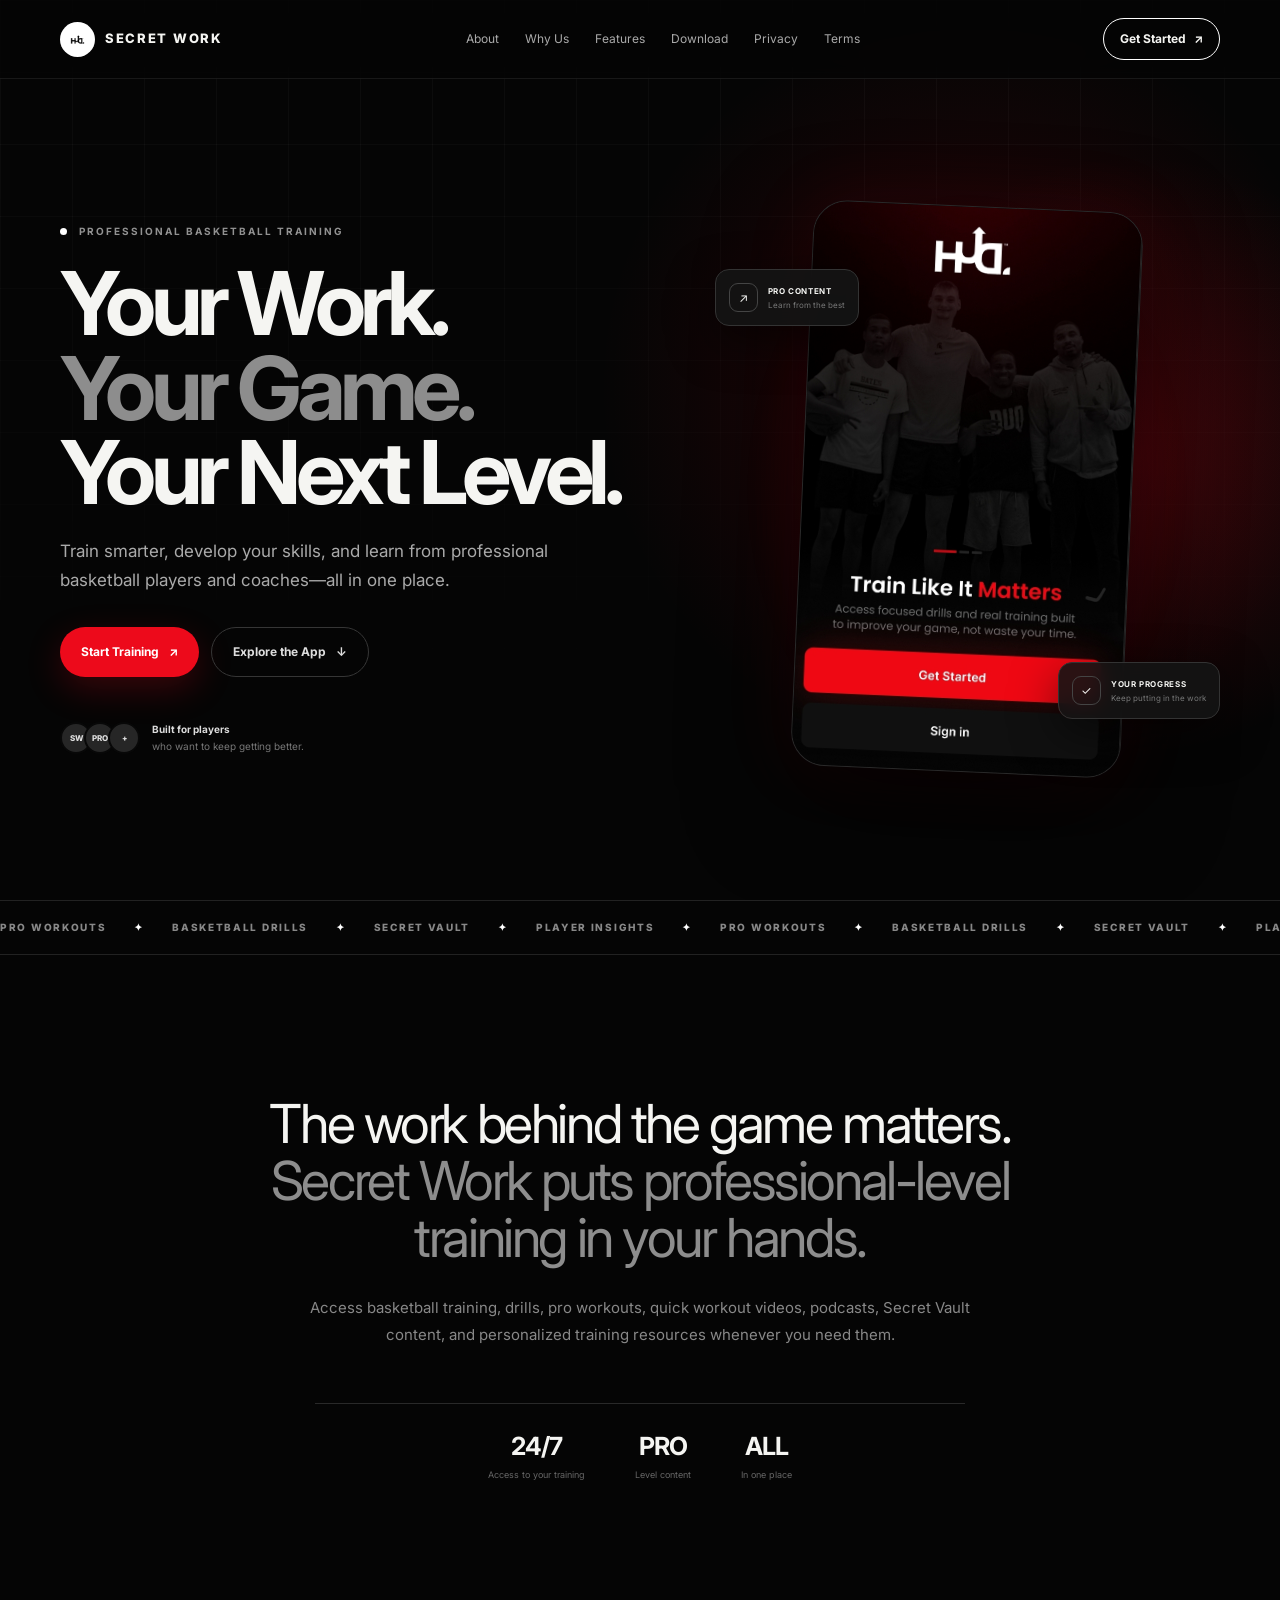
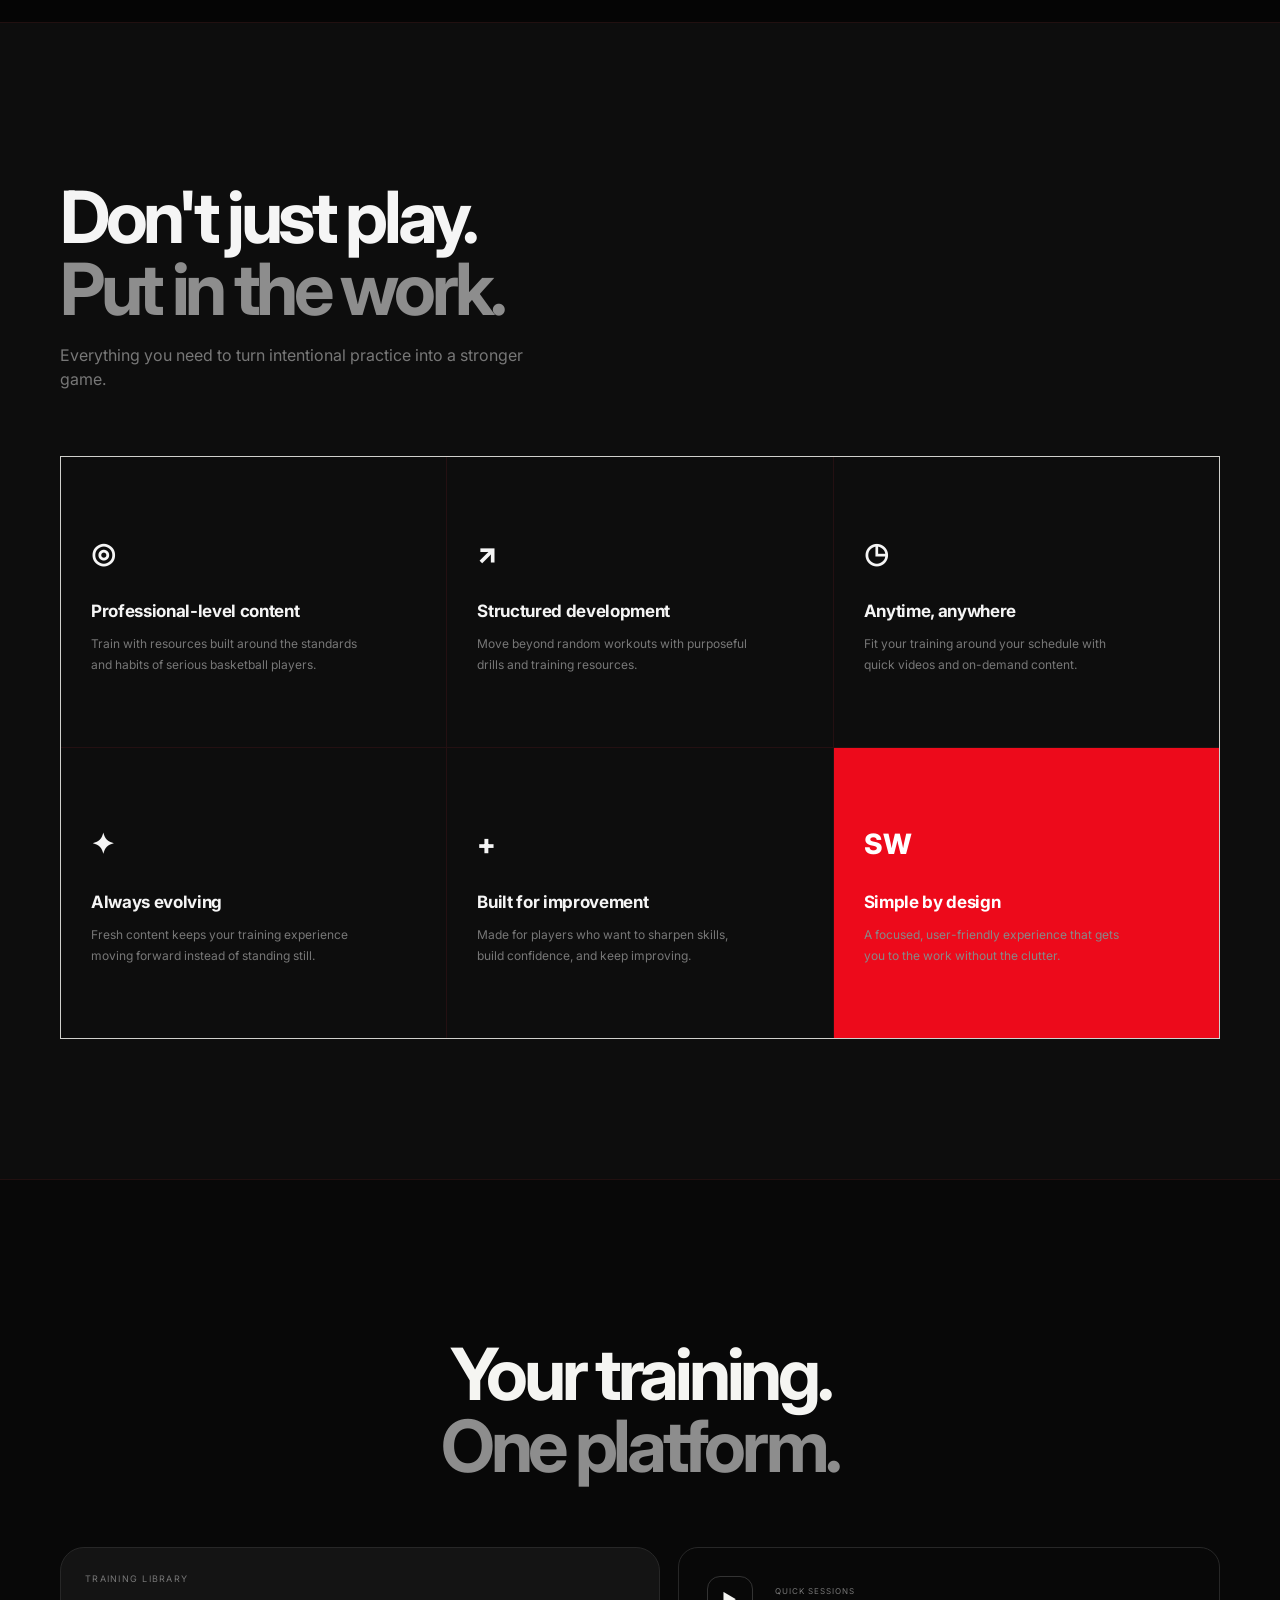
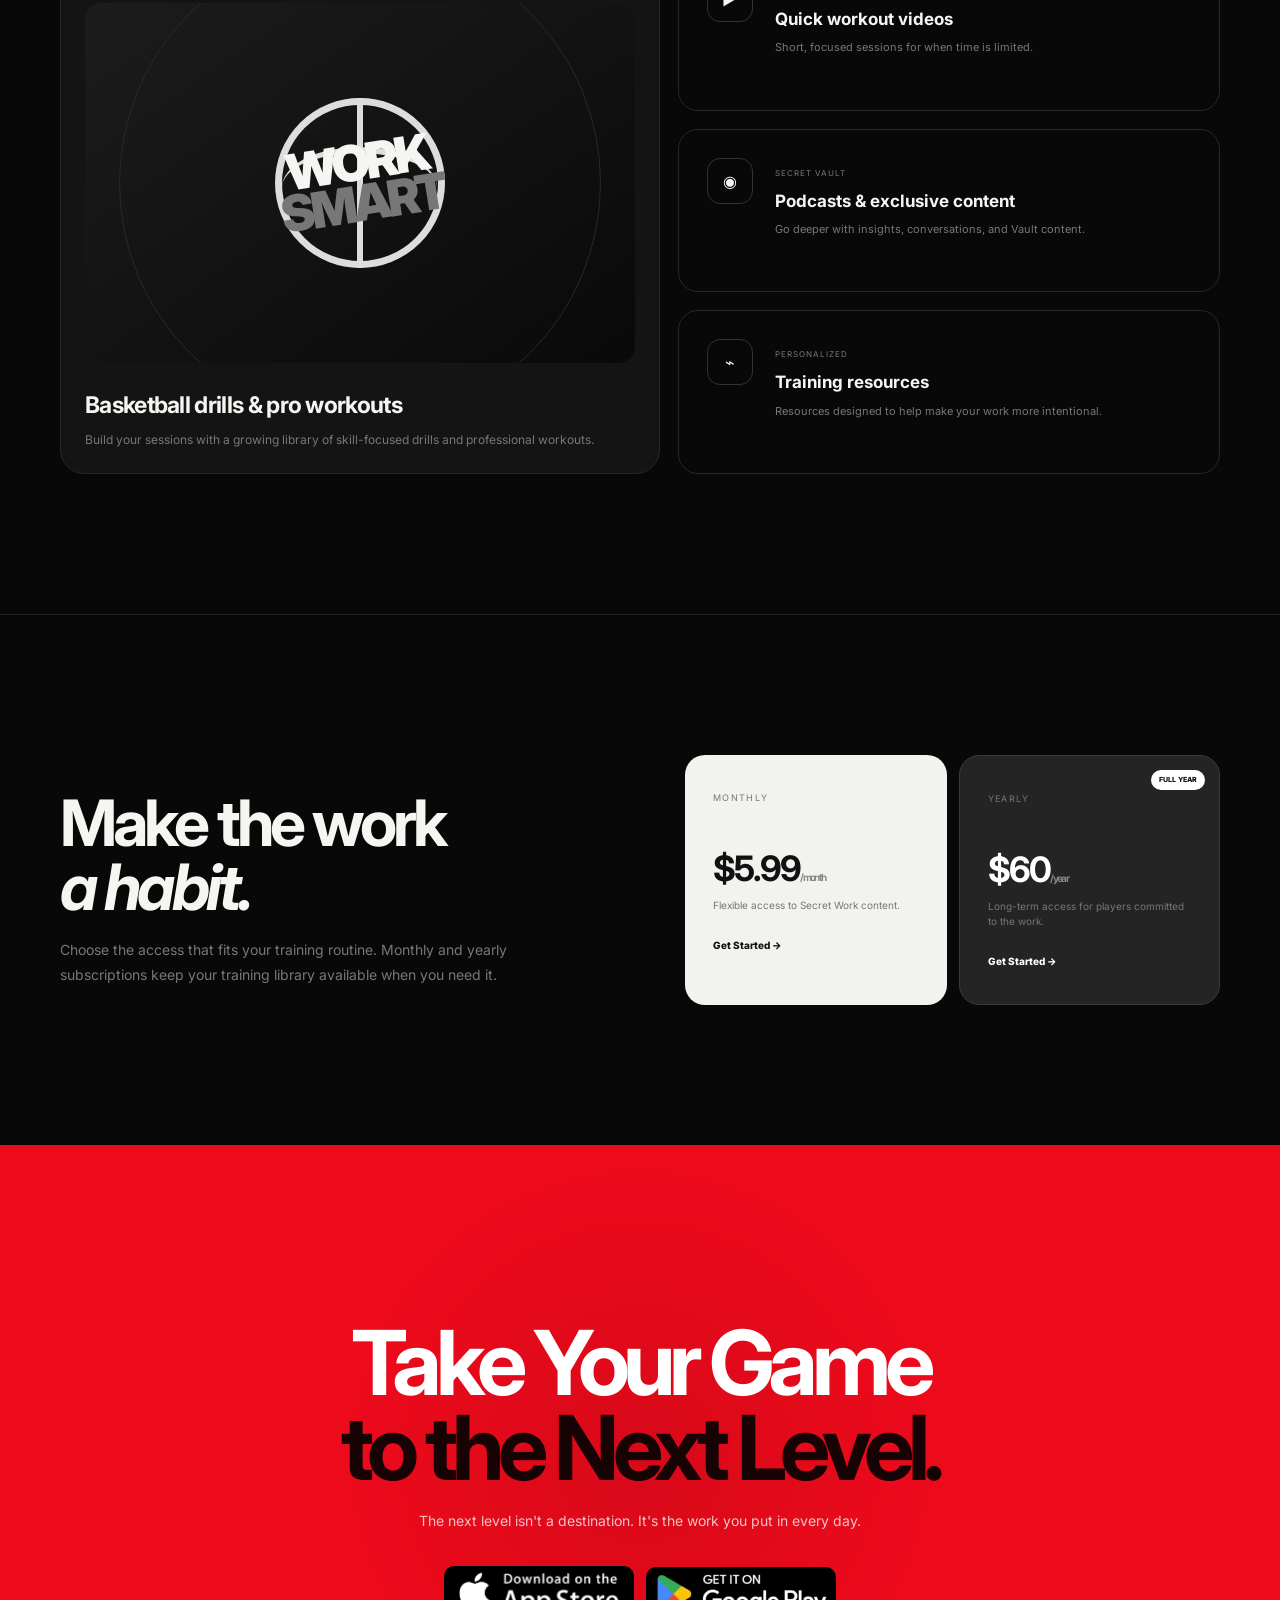
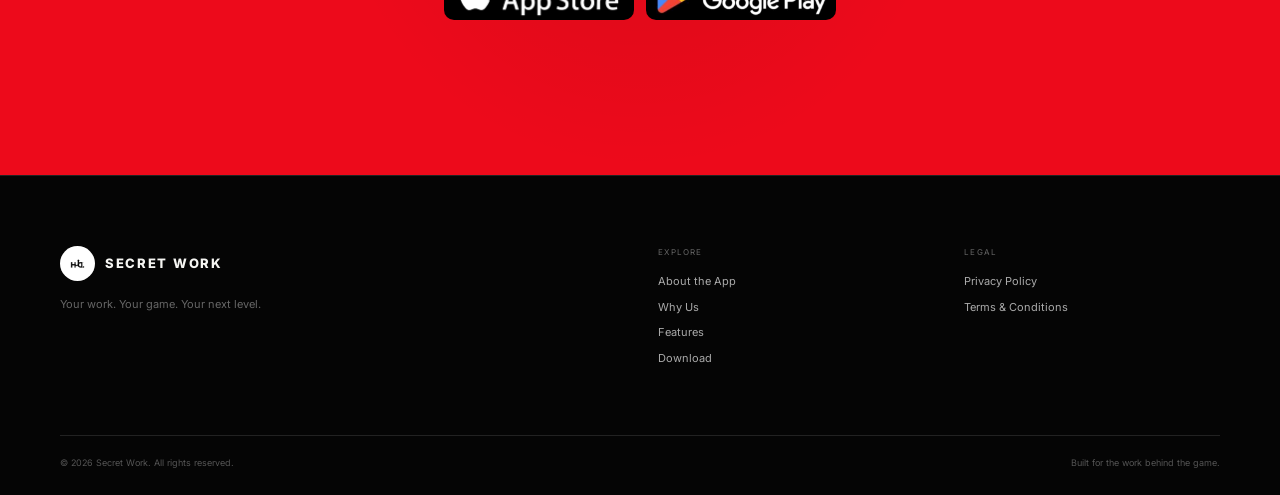
<file: index.html>
<!DOCTYPE html>
<html lang="en">
<head>
  <meta charset="UTF-8" />
  <meta name="viewport" content="width=device-width, initial-scale=1.0" />
  <meta name="description" content="Secret Work — train smarter, develop your skills, and learn from professional basketball players and coaches." />
  <meta name="theme-color" content="#080808" />
  <title>Secret Work — Your Work. Your Game. Your Next Level.</title>
  <link rel="preconnect" href="https://fonts.googleapis.com">
  <link rel="preconnect" href="https://fonts.gstatic.com" crossorigin>
  <link href="https://fonts.googleapis.com/css2?family=Inter:wght@400;500;600;700;800;900&display=swap" rel="stylesheet">
  <link rel="stylesheet" href="styles.css" />
</head>
<body>
  <header class="site-header">
    <div class="container nav">
      <a href="#home" class="brand" aria-label="Secret Work home">
        <img src="assets/secret-work-logo.jpeg" alt="Secret Work logo">
        <span>SECRET WORK</span>
      </a>

      <button class="menu-toggle" aria-label="Open menu" aria-expanded="false">
        <span></span><span></span><span></span>
      </button>

      <nav class="nav-links" aria-label="Main navigation">
        <a href="#about">About</a>
        <a href="#why-us">Why Us</a>
        <a href="#features">Features</a>
        <a href="#download">Download</a>
        <a href="privacy.html">Privacy</a>
        <a href="terms.html">Terms</a>
      </nav>

      <a href="#download" class="nav-cta">Get Started <span>↗</span></a>
    </div>
  </header>

  <main id="home">
    <section class="hero">
      <div class="hero-grid"></div>
      <div class="container hero-inner">
        <div class="hero-copy reveal">
          <div class="eyebrow"><span class="eyebrow-dot"></span> PROFESSIONAL BASKETBALL TRAINING</div>
          <h1>Your Work.<br><em>Your Game.</em><br>Your Next Level.</h1>
          <p class="hero-text">
            Train smarter, develop your skills, and learn from professional basketball
            players and coaches—all in one place.
          </p>
          <div class="hero-actions">
            <a href="#download" class="btn btn-primary">Start Training <span>↗</span></a>
            <a href="#features" class="btn btn-ghost">Explore the App <span>↓</span></a>
          </div>
          <div class="hero-proof">
            <div class="avatars">
              <span>SW</span><span>PRO</span><span>+</span>
            </div>
            <div><strong>Built for players</strong><small>who want to keep getting better.</small></div>
          </div>
        </div>

        <div class="hero-visual reveal delay-1">
          <div class="hero-device-glow"></div>
          <div class="app-preview">
            <img src="assets/secret-work-app-screen.png" alt="Secret Work mobile app preview">
          </div>
          <div class="floating-card float-one"><span class="float-icon">↗</span><div><b>PRO CONTENT</b><small>Learn from the best</small></div></div>
          <div class="floating-card float-two"><span class="float-icon">✓</span><div><b>YOUR PROGRESS</b><small>Keep putting in the work</small></div></div>
        </div>      </div>
    </section>

    <section class="ticker" aria-label="Secret Work benefits">
      <div class="ticker-track">
        <span>PRO WORKOUTS</span><i>✦</i><span>BASKETBALL DRILLS</span><i>✦</i>
        <span>SECRET VAULT</span><i>✦</i><span>PLAYER INSIGHTS</span><i>✦</i>
        <span>PRO WORKOUTS</span><i>✦</i><span>BASKETBALL DRILLS</span><i>✦</i>
        <span>SECRET VAULT</span><i>✦</i><span>PLAYER INSIGHTS</span><i>✦</i>
      </div>
    </section>

    <section class="section about" id="about">
  <div class="container">
    <div class="section-content reveal delay-1 about-centered">
      <p class="big-copy">
        The work behind the game matters.
        <span>Secret Work puts professional-level training in your hands.</span>
      </p>

      <p class="body-copy">
        Access basketball training, drills, pro workouts, quick workout videos,
        podcasts, Secret Vault content, and personalized training resources
        whenever you need them.
      </p>

      <div class="stats">
        <div>
          <strong>24/7</strong>
          <span>Access to your training</span>
        </div>

        <div>
          <strong>PRO</strong>
          <span>Level content</span>
        </div>

        <div>
          <strong>ALL</strong>
          <span>In one place</span>
        </div>
      </div>
    </div>
  </div>
</section>

    <section class="section why" id="why-us">
      <div class="container">
        <div class="section-heading reveal">
          <h2>Don't just play.<br><em>Put in the work.</em></h2>
          <p>Everything you need to turn intentional practice into a stronger game.</p>
        </div>
        <div class="value-grid">
          <article class="value-card reveal"><div class="icon">◎</div><h3>Professional-level content</h3><p>Train with resources built around the standards and habits of serious basketball players.</p></article>
          <article class="value-card reveal delay-1"><div class="icon">↗</div><h3>Structured development</h3><p>Move beyond random workouts with purposeful drills and training resources.</p></article>
          <article class="value-card reveal delay-2"><div class="icon">◷</div><h3>Anytime, anywhere</h3><p>Fit your training around your schedule with quick videos and on-demand content.</p></article>
          <article class="value-card reveal"><div class="icon">✦</div><h3>Always evolving</h3><p>Fresh content keeps your training experience moving forward instead of standing still.</p></article>
          <article class="value-card reveal delay-1"><div class="icon">+</div><h3>Built for improvement</h3><p>Made for players who want to sharpen skills, build confidence, and keep improving.</p></article>
          <article class="value-card featured reveal delay-2"><div class="icon">SW</div><h3>Simple by design</h3><p>A focused, user-friendly experience that gets you to the work without the clutter.</p></article>
        </div>
      </div>
    </section>

    <section class="section features" id="features">
      <div class="container">
        <div class="section-heading centered reveal">
          <h2>Your training.<br><em>One platform.</em></h2>
        </div>
        <div class="feature-showcase">
          <div class="feature-main reveal">
            <div class="feature-top"><span>TRAINING LIBRARY</span></div>
            <div class="feature-art">
              <div class="basketball"></div>
              <div class="art-text">WORK<br><span>SMART</span></div>
            </div>
            <h3>Basketball drills & pro workouts</h3>
            <p>Build your sessions with a growing library of skill-focused drills and professional workouts.</p>
          </div>
          <div class="feature-stack">
            <article class="small-feature reveal delay-1"><div class="small-icon">▶</div><div><span>QUICK SESSIONS</span><h3>Quick workout videos</h3><p>Short, focused sessions for when time is limited.</p></div></article>
            <article class="small-feature reveal delay-2"><div class="small-icon">◉</div><div><span>SECRET VAULT</span><h3>Podcasts & exclusive content</h3><p>Go deeper with insights, conversations, and Vault content.</p></div></article>
            <article class="small-feature reveal delay-3"><div class="small-icon">⌁</div><div><span>PERSONALIZED</span><h3>Training resources</h3><p>Resources designed to help make your work more intentional.</p></div></article>
          </div>
        </div>
      </div>
    </section>

    <section class="section pricing" id="pricing">
      <div class="container pricing-inner">
        <div class="pricing-copy reveal">
          <h2>Make the work<br><em>a habit.</em></h2>
          <p>Choose the access that fits your training routine. Monthly and yearly subscriptions keep your training library available when you need it.</p>
        </div>
        <div class="plans reveal delay-1">
          <div class="plan"><span>MONTHLY</span><strong>$5.99<small>/ month</small></strong><p>Flexible access to Secret Work content.</p><a href="#download">Get Started →</a></div>
          <div class="plan plan-dark"><div class="popular">FULL YEAR</div><span>YEARLY</span><strong>$60<small>/ year</small></strong><p>Long-term access for players committed to the work.</p><a href="#download">Get Started →</a></div>
        </div>
      </div>
    </section>

    <section class="cta" id="download">
      <div class="cta-glow"></div>
      <div class="container cta-inner reveal">
        <h2>Take Your Game<br><em>to the Next Level.</em></h2>
        <p>The next level isn't a destination. It's the work you put in every day.</p>
        <div class="store-buttons">
          <a class="store-btn badge-btn" href="#" aria-label="Download on the App Store">
            <img src="assets/app-store-badge.png" alt="Download on the App Store">
          </a>
          <a class="store-btn badge-btn" href="#" aria-label="Get it on Google Play">
            <img src="assets/google-play-badge.png" alt="Get it on Google Play">
          </a>
        </div>
      </div>
    </section>
  </main>

  <footer class="footer">
    <div class="container footer-grid">
      <div>
        <a href="#home" class="brand footer-brand"><img src="assets/secret-work-logo.jpeg" alt=""> <span>SECRET WORK</span></a>
        <p>Your work. Your game. Your next level.</p>
      </div>
      <div class="footer-links"><span>EXPLORE</span><a href="#about">About the App</a><a href="#why-us">Why Us</a><a href="#features">Features</a><a href="#download">Download</a></div>
      <div class="footer-links"><span>LEGAL</span><a href="privacy.html">Privacy Policy</a><a href="terms.html">Terms & Conditions</a></div>
    </div>
    <div class="container footer-bottom"><span>© <span id="year"></span> Secret Work. All rights reserved.</span><span>Built for the work behind the game.</span></div>
  </footer>

  <script src="script.js"></script>
</body>
</html>
</file>
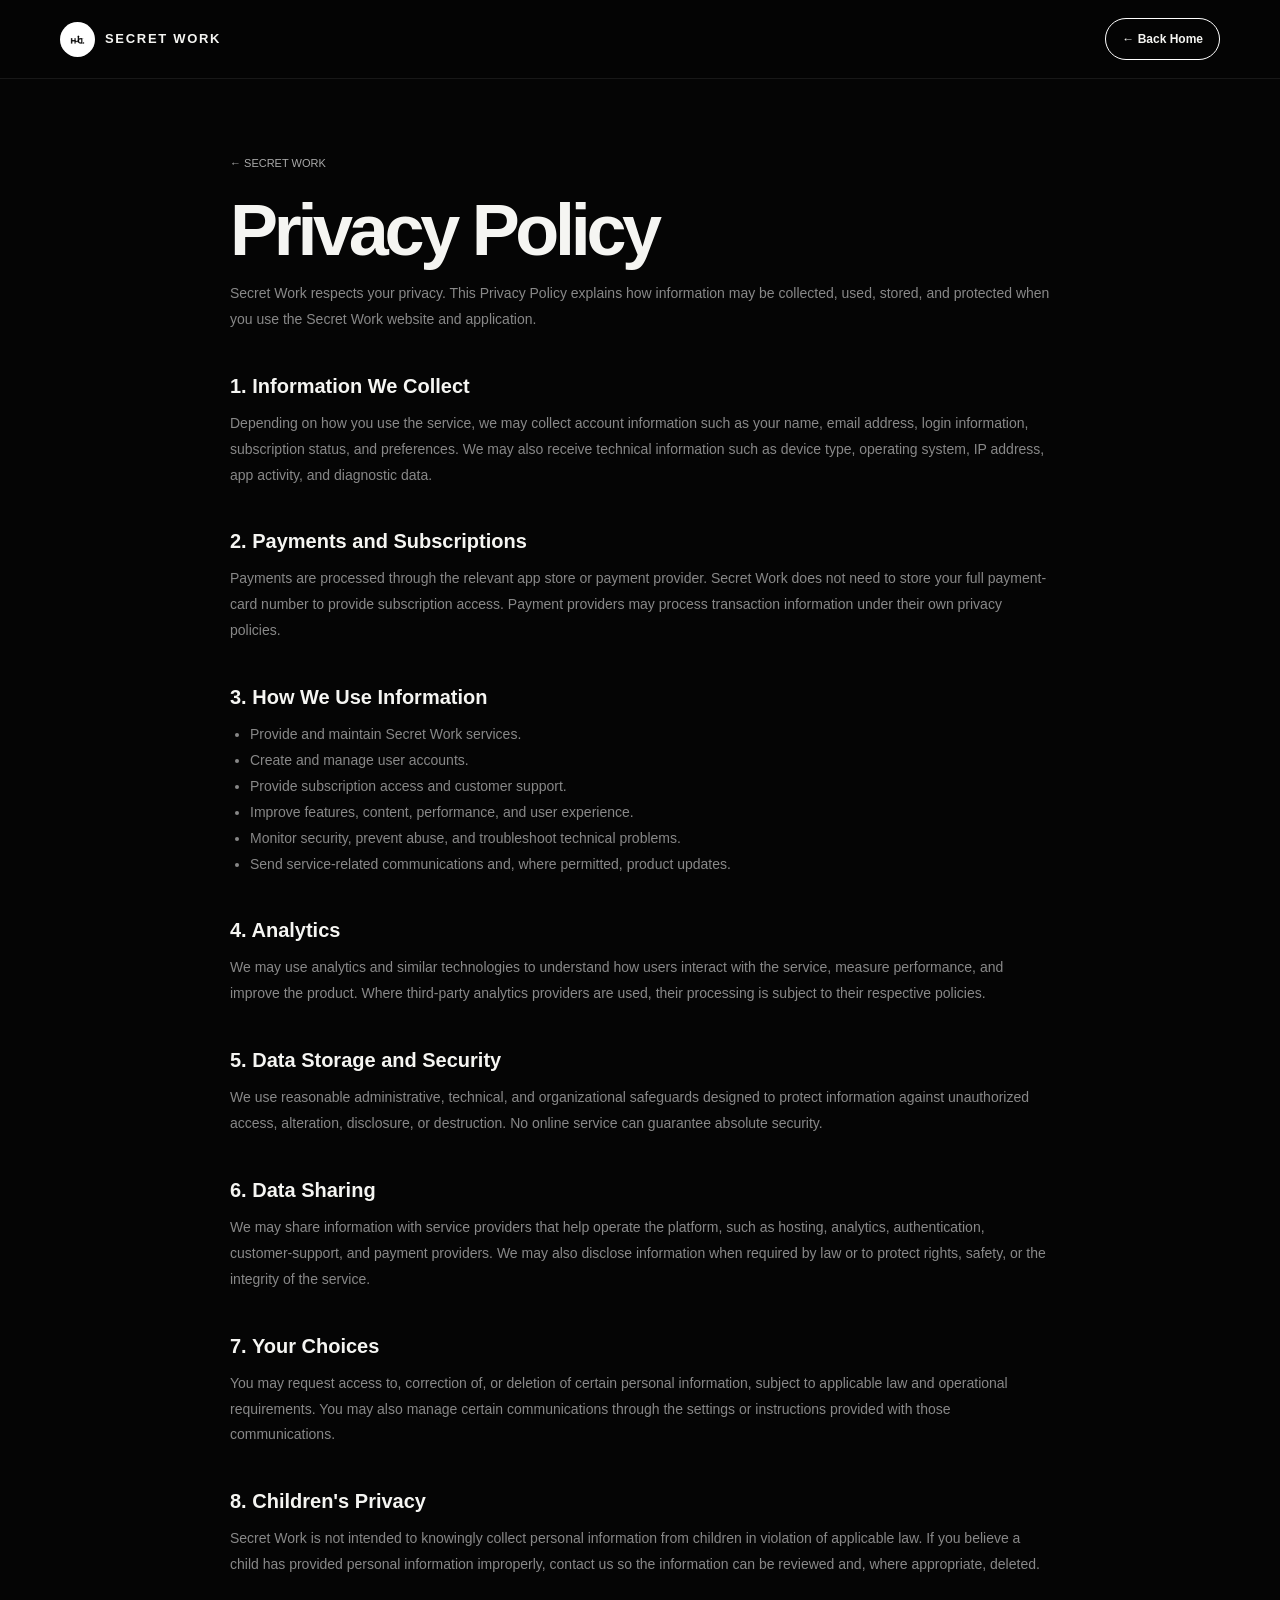
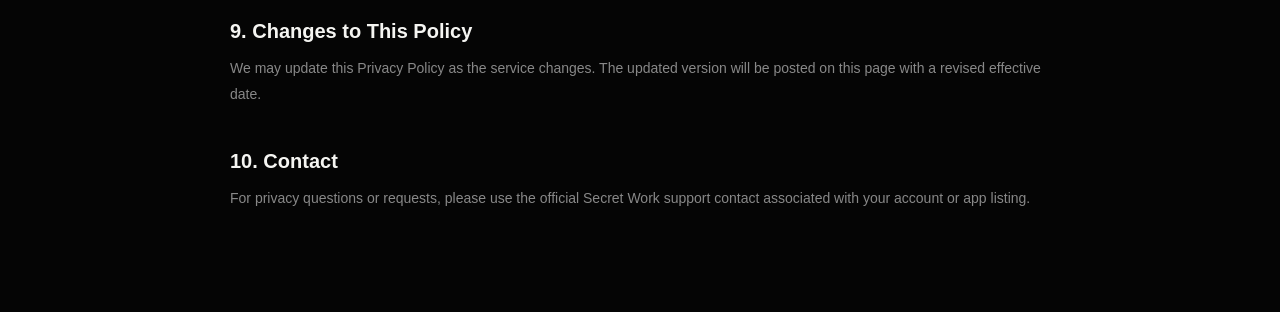
<file: privacy.html>
<!DOCTYPE html>
<html lang="en"><head><meta charset="UTF-8"><meta name="viewport" content="width=device-width,initial-scale=1.0"><title>Privacy Policy — Secret Work</title><link rel="stylesheet" href="styles.css"><style>.legal{padding:150px 0 100px;max-width:820px}.legal h1{font-size:clamp(44px,7vw,72px);line-height:1;letter-spacing:-.06em;margin:20px 0 15px}.legal .updated{color:#666;font-size:11px;margin-bottom:55px}.legal h2{font-size:20px;margin:38px 0 10px}.legal p,.legal li{color:#888;font-size:14px;line-height:1.85}.legal ul{padding-left:20px;margin-top:10px}.back{font-size:11px;color:#aaa}.legal-note{border:1px solid #292929;padding:18px;border-radius:12px;margin-top:30px;color:#777;font-size:12px}</style></head>
<body><header class="site-header"><div class="container nav"><a href="index.html" class="brand"><img src="assets/secret-work-logo.jpeg" alt=""><span>SECRET WORK</span></a><a href="index.html" class="nav-cta">← Back Home</a></div></header>
<main class="container legal"><a class="back" href="index.html">← SECRET WORK</a><h1>Privacy Policy</h1><p 
<p>Secret Work respects your privacy. This Privacy Policy explains how information may be collected, used, stored, and protected when you use the Secret Work website and application.</p>
<h2>1. Information We Collect</h2><p>Depending on how you use the service, we may collect account information such as your name, email address, login information, subscription status, and preferences. We may also receive technical information such as device type, operating system, IP address, app activity, and diagnostic data.</p>
<h2>2. Payments and Subscriptions</h2><p>Payments are processed through the relevant app store or payment provider. Secret Work does not need to store your full payment-card number to provide subscription access. Payment providers may process transaction information under their own privacy policies.</p>
<h2>3. How We Use Information</h2><ul><li>Provide and maintain Secret Work services.</li><li>Create and manage user accounts.</li><li>Provide subscription access and customer support.</li><li>Improve features, content, performance, and user experience.</li><li>Monitor security, prevent abuse, and troubleshoot technical problems.</li><li>Send service-related communications and, where permitted, product updates.</li></ul>
<h2>4. Analytics</h2><p>We may use analytics and similar technologies to understand how users interact with the service, measure performance, and improve the product. Where third-party analytics providers are used, their processing is subject to their respective policies.</p>
<h2>5. Data Storage and Security</h2><p>We use reasonable administrative, technical, and organizational safeguards designed to protect information against unauthorized access, alteration, disclosure, or destruction. No online service can guarantee absolute security.</p>
<h2>6. Data Sharing</h2><p>We may share information with service providers that help operate the platform, such as hosting, analytics, authentication, customer-support, and payment providers. We may also disclose information when required by law or to protect rights, safety, or the integrity of the service.</p>
<h2>7. Your Choices</h2><p>You may request access to, correction of, or deletion of certain personal information, subject to applicable law and operational requirements. You may also manage certain communications through the settings or instructions provided with those communications.</p>
<h2>8. Children's Privacy</h2><p>Secret Work is not intended to knowingly collect personal information from children in violation of applicable law. If you believe a child has provided personal information improperly, contact us so the information can be reviewed and, where appropriate, deleted.</p>
<h2>9. Changes to This Policy</h2><p>We may update this Privacy Policy as the service changes. The updated version will be posted on this page with a revised effective date.</p>
<h2>10. Contact</h2><p>For privacy questions or requests, please use the official Secret Work support contact associated with your account or app listing.</p>
</file>
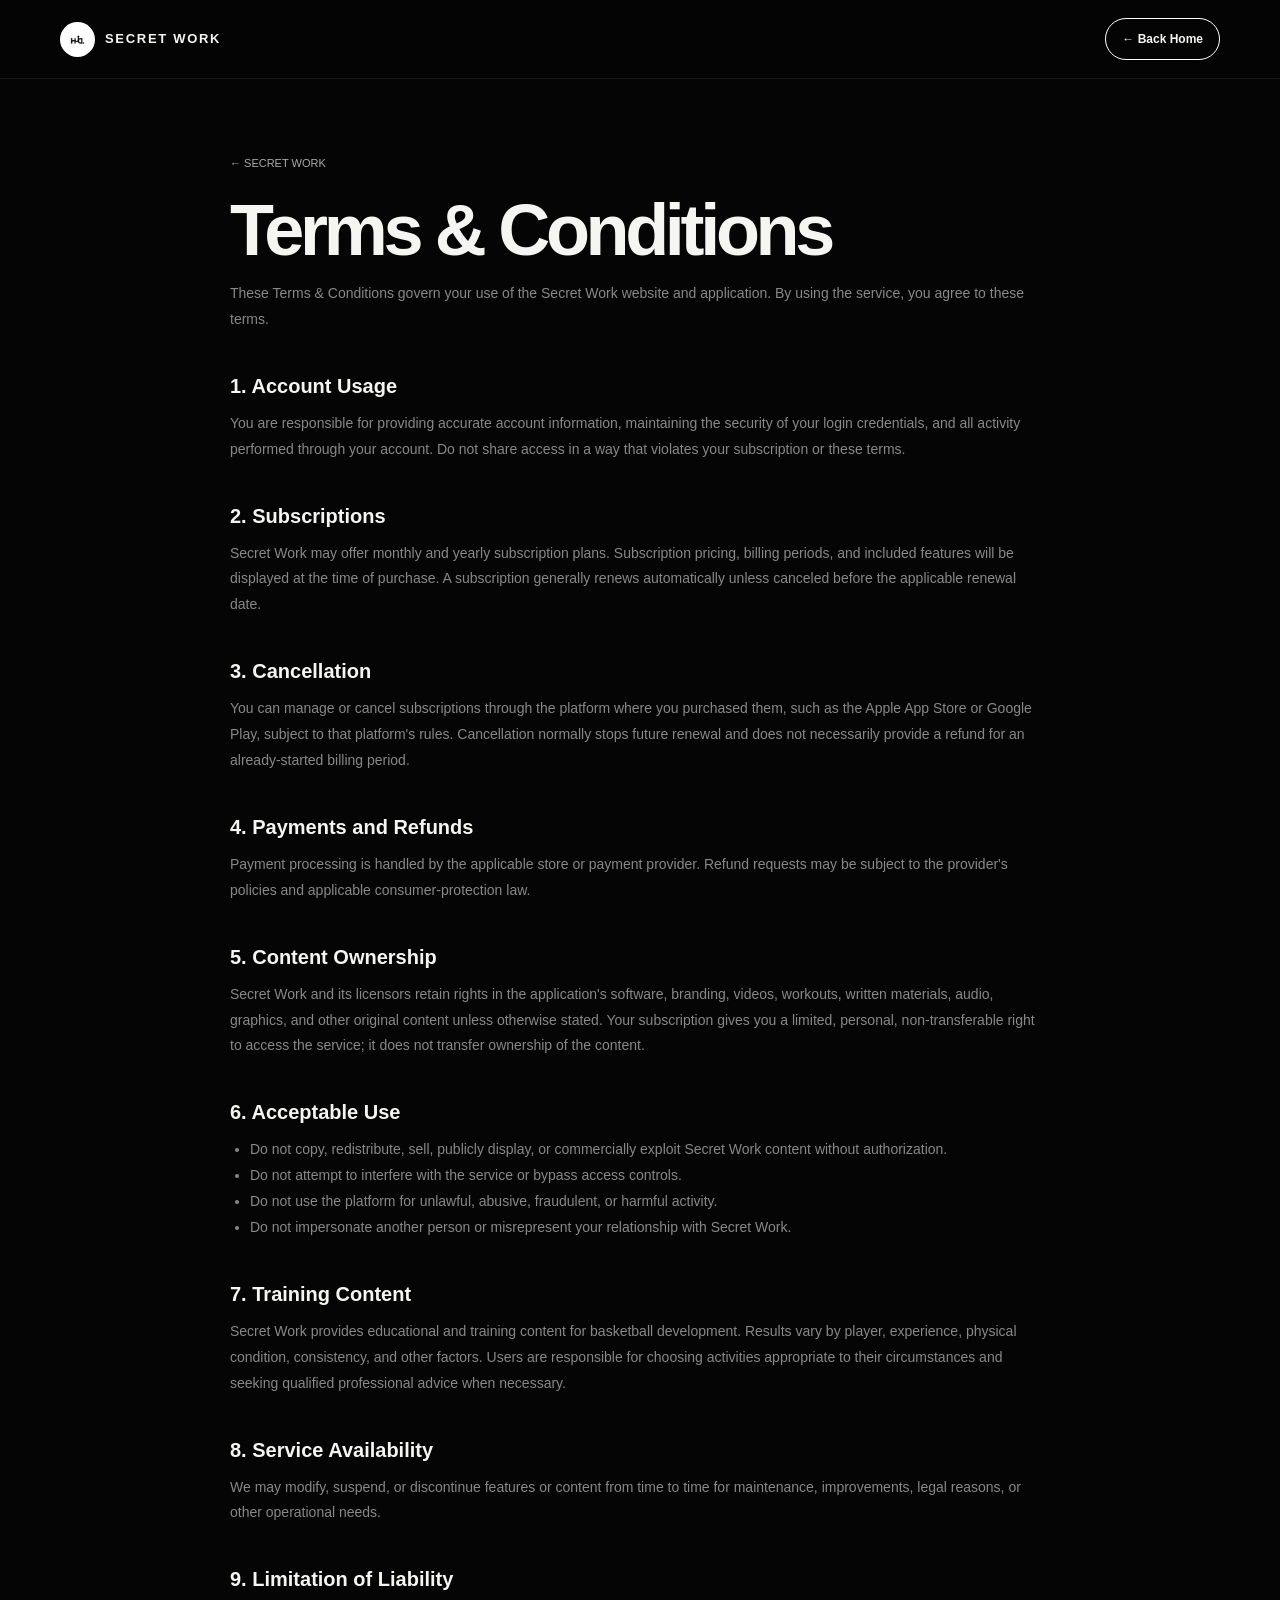
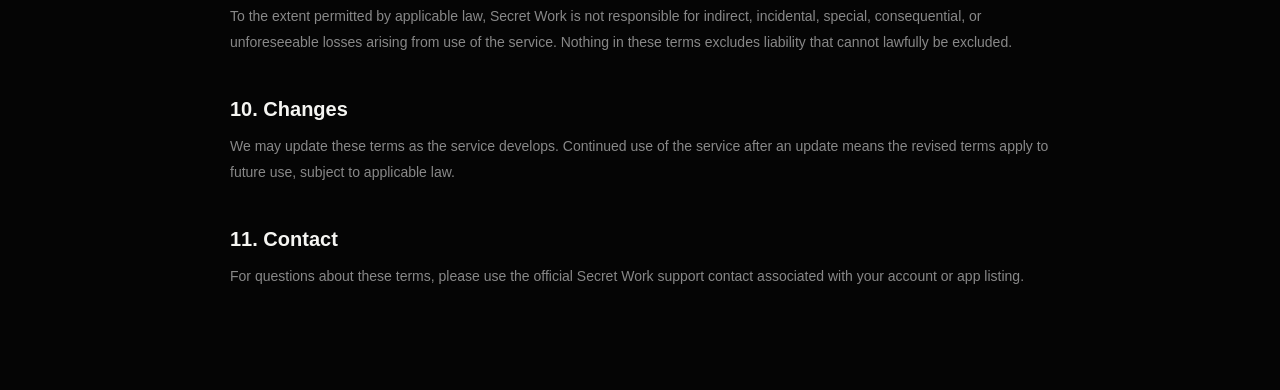
<file: terms.html>
<!DOCTYPE html>
<html lang="en"><head><meta charset="UTF-8"><meta name="viewport" content="width=device-width,initial-scale=1.0"><title>Terms & Conditions — Secret Work</title><link rel="stylesheet" href="styles.css"><style>.legal{padding:150px 0 100px;max-width:820px}.legal h1{font-size:clamp(44px,7vw,72px);line-height:1;letter-spacing:-.06em;margin:20px 0 15px}.legal .updated{color:#666;font-size:11px;margin-bottom:55px}.legal h2{font-size:20px;margin:38px 0 10px}.legal p,.legal li{color:#888;font-size:14px;line-height:1.85}.legal ul{padding-left:20px;margin-top:10px}.back{font-size:11px;color:#aaa}.legal-note{border:1px solid #292929;padding:18px;border-radius:12px;margin-top:30px;color:#777;font-size:12px}</style></head>
<body><header class="site-header"><div class="container nav"><a href="index.html" class="brand"><img src="assets/secret-work-logo.jpeg" alt=""><span>SECRET WORK</span></a><a href="index.html" class="nav-cta">← Back Home</a></div></header>
<main class="container legal"><a class="back" href="index.html">← SECRET WORK</a><h1>Terms & Conditions</h1><p 
<p>These Terms & Conditions govern your use of the Secret Work website and application. By using the service, you agree to these terms.</p>
<h2>1. Account Usage</h2><p>You are responsible for providing accurate account information, maintaining the security of your login credentials, and all activity performed through your account. Do not share access in a way that violates your subscription or these terms.</p>
<h2>2. Subscriptions</h2><p>Secret Work may offer monthly and yearly subscription plans. Subscription pricing, billing periods, and included features will be displayed at the time of purchase. A subscription generally renews automatically unless canceled before the applicable renewal date.</p>
<h2>3. Cancellation</h2><p>You can manage or cancel subscriptions through the platform where you purchased them, such as the Apple App Store or Google Play, subject to that platform's rules. Cancellation normally stops future renewal and does not necessarily provide a refund for an already-started billing period.</p>
<h2>4. Payments and Refunds</h2><p>Payment processing is handled by the applicable store or payment provider. Refund requests may be subject to the provider's policies and applicable consumer-protection law.</p>
<h2>5. Content Ownership</h2><p>Secret Work and its licensors retain rights in the application's software, branding, videos, workouts, written materials, audio, graphics, and other original content unless otherwise stated. Your subscription gives you a limited, personal, non-transferable right to access the service; it does not transfer ownership of the content.</p>
<h2>6. Acceptable Use</h2><ul><li>Do not copy, redistribute, sell, publicly display, or commercially exploit Secret Work content without authorization.</li><li>Do not attempt to interfere with the service or bypass access controls.</li><li>Do not use the platform for unlawful, abusive, fraudulent, or harmful activity.</li><li>Do not impersonate another person or misrepresent your relationship with Secret Work.</li></ul>
<h2>7. Training Content</h2><p>Secret Work provides educational and training content for basketball development. Results vary by player, experience, physical condition, consistency, and other factors. Users are responsible for choosing activities appropriate to their circumstances and seeking qualified professional advice when necessary.</p>
<h2>8. Service Availability</h2><p>We may modify, suspend, or discontinue features or content from time to time for maintenance, improvements, legal reasons, or other operational needs.</p>
<h2>9. Limitation of Liability</h2><p>To the extent permitted by applicable law, Secret Work is not responsible for indirect, incidental, special, consequential, or unforeseeable losses arising from use of the service. Nothing in these terms excludes liability that cannot lawfully be excluded.</p>
<h2>10. Changes</h2><p>We may update these terms as the service develops. Continued use of the service after an update means the revised terms apply to future use, subject to applicable law.</p>
<h2>11. Contact</h2><p>For questions about these terms, please use the official Secret Work support contact associated with your account or app listing.</p>
</file>
<file: styles.css>
*{box-sizing:border-box;margin:0;padding:0}html{scroll-behavior:smooth}body{font-family:Inter,Arial,sans-serif;background:#050505;color:#f5f5f2;line-height:1.5;overflow-x:hidden}a{color:inherit;text-decoration:none}.container{width:min(1160px,calc(100% - 40px));margin:auto}.site-header{position:fixed;z-index:100;top:0;left:0;right:0;background:rgba(5,5,5,.84);backdrop-filter:blur(18px);border-bottom:1px solid rgba(255,255,255,.08)}.nav{height:78px;display:flex;align-items:center;justify-content:space-between;gap:30px}.brand{display:flex;align-items:center;gap:10px;font-size:13px;font-weight:800;letter-spacing:.13em}.brand img{width:35px;height:35px;object-fit:cover;border-radius:50%;filter:invert(1)}.nav-links{display:flex;align-items:center;gap:26px;font-size:12px;color:#aaa}.nav-links a{transition:.2s}.nav-links a:hover{color:#fff}.nav-cta{font-size:12px;font-weight:700;border:1px solid #fff;padding:11px 16px;border-radius:100px}.nav-cta span{margin-left:5px}.menu-toggle{display:none;background:none;border:0}.hero{min-height:900px;background:radial-gradient(circle at 76% 43%,rgba(237,10,27,.15),transparent 34%),#050505;position:relative;padding-top:78px;overflow:hidden}.hero-grid{position:absolute;inset:0;background-image:linear-gradient(rgba(255,255,255,.035) 1px,transparent 1px),linear-gradient(90deg,rgba(255,255,255,.035) 1px,transparent 1px);background-size:72px 72px;mask-image:linear-gradient(to bottom,black,transparent 80%)}.hero:after{content:"";position:absolute;width:650px;height:650px;border-radius:50%;right:-180px;top:130px;background:radial-gradient(circle,rgba(237,10,27,.20),transparent 65%);pointer-events:none}.hero-inner{min-height:822px;display:grid;grid-template-columns:1fr .85fr;align-items:center;gap:60px;position:relative;z-index:1}.eyebrow,.section-label{font-size:10px;letter-spacing:.2em;color:#929292;font-weight:700}.eyebrow-dot{display:inline-block;width:7px;height:7px;background:#fff;border-radius:50%;margin-right:8px}.hero h1{font-size:clamp(52px,7vw,88px);line-height:.96;letter-spacing:-.065em;margin:22px 0}.hero h1 em,.section-heading h2 em,.big-copy span,.cta h2 em{font-style:normal;color:#8d8d8d}.hero-text{max-width:560px;color:#aaa;font-size:17px;line-height:1.7}.hero-actions{display:flex;gap:12px;margin-top:32px}.btn{padding:15px 21px;border-radius:100px;font-size:12px;font-weight:700;display:inline-flex;gap:10px;align-items:center}.btn-primary{background:#ed0a1b;color:#fff;box-shadow:0 12px 35px rgba(237,10,27,.22)}.btn-ghost{border:1px solid #363636;color:#ddd}.hero-proof{display:flex;align-items:center;gap:12px;margin-top:45px;color:#ddd}.hero-proof small,.hero-proof strong{display:block;font-size:10px}.hero-proof small{color:#777;margin-top:2px}.avatars{display:flex}.avatars span{width:32px;height:32px;border:2px solid #080808;background:#262626;border-radius:50%;display:grid;place-items:center;margin-left:-8px;font-size:8px;font-weight:800}.avatars span:first-child{margin-left:0}.hero-visual{height:650px;position:relative;display:grid;place-items:center}
.hero-device-glow{position:absolute;width:460px;height:620px;border-radius:50%;background:radial-gradient(ellipse,rgba(237,10,27,.20),transparent 67%);filter:blur(8px)}
.app-preview{position:relative;z-index:2;width:min(330px,72vw);border-radius:34px;overflow:hidden;box-shadow:0 35px 100px rgba(0,0,0,.78),0 0 70px rgba(237,10,27,.12);border:1px solid #292929;background:#080808;transform:rotate(2.5deg)}
.app-preview img{display:block;width:100%;height:auto}
.floating-card{position:absolute;z-index:3;background:rgba(20,20,20,.9);border:1px solid #333;padding:13px;border-radius:14px;display:flex;align-items:center;gap:10px;box-shadow:0 15px 45px rgba(0,0,0,.5);backdrop-filter:blur(10px)}.floating-card b,.floating-card small{display:block}.floating-card b{font-size:8px;letter-spacing:.08em}.floating-card small{font-size:8px;color:#777;margin-top:2px}.float-icon{width:29px;height:29px;border:1px solid #444;border-radius:9px;display:grid;place-items:center;font-size:12px}.float-one{top:105px;left:0}.float-two{bottom:95px;right:0}.ticker{border-top:1px solid #222;border-bottom:1px solid #222;overflow:hidden;white-space:nowrap}.ticker-track{display:flex;width:max-content;gap:28px;align-items:center;padding:19px 0;animation:marquee 24s linear infinite;font-size:10px;font-weight:800;letter-spacing:.17em;color:#888}.ticker i{font-style:normal;color:#fff}@keyframes marquee{to{transform:translateX(-50%)}}.section{padding:140px 0}.two-col{display:grid;grid-template-columns:.4fr 1fr;gap:70px}.big-copy{font-size:clamp(32px,4.2vw,58px);line-height:1.06;letter-spacing:-.045em;max-width:800px}.body-copy{color:#888;max-width:650px;margin-top:28px;font-size:15px;line-height:1.8}.stats{display:flex;gap:50px;margin-top:55px;padding-top:24px;border-top:1px solid #292929}.stats strong,.stats span{display:block}.stats strong{font-size:25px;letter-spacing:-.04em}.stats span{font-size:9px;color:#666;margin-top:3px}.why{background:#0d0d0d;color:#f5f5f5;border-top:1px solid #211010;border-bottom:1px solid #211010}.why .section-label{color:#777}.section-heading h2{font-size:clamp(42px,6vw,72px);line-height:1;letter-spacing:-.06em;margin:18px 0}.section-heading>p{color:#777;max-width:480px}.value-grid{display:grid;grid-template-columns:repeat(3,1fr);gap:1px;background:#241012;margin-top:65px;border:1px solid #d0d0cc}.value-card{background:#0d0d0d;min-height:290px;padding:30px;position:relative}.value-card .number{font-size:9px;color:#999;letter-spacing:.1em}.value-card .icon{font-size:28px;margin:45px 0 25px;font-weight:800}.value-card h3{font-size:17px;letter-spacing:-.02em}.value-card p{font-size:12px;color:#777;line-height:1.7;margin-top:10px;max-width:270px}.value-card.featured{background:#ed0a1b;color:#fff}.value-card.featured p{color:#888}.value-card.featured .number{color:#666}.features{background:#080808}.centered{text-align:center}.centered>p{margin:auto}.feature-showcase{display:grid;grid-template-columns:1.05fr .95fr;gap:18px;margin-top:65px}.feature-main{background:#141414;border:1px solid #272727;border-radius:24px;padding:24px;overflow:hidden}.feature-top{display:flex;justify-content:space-between;color:#777;font-size:9px;letter-spacing:.14em}.feature-art{height:360px;background:linear-gradient(145deg,#1c1c1c,#090909);border-radius:17px;margin:18px 0 25px;position:relative;overflow:hidden;display:grid;place-items:center}.feature-art:before{content:"";position:absolute;width:480px;height:480px;border:1px solid #292929;border-radius:50%}.basketball{width:170px;height:170px;border-radius:50%;border:7px solid #ddd;position:relative}.basketball:before{content:"";position:absolute;left:50%;top:-7px;height:170px;border-left:6px solid #ddd;transform:translateX(-50%)}.basketball:after{content:"";position:absolute;width:155px;height:75px;left:0;top:42px;border-top:6px solid #ddd;border-radius:50%}.art-text{position:absolute;font-size:50px;line-height:.82;font-weight:900;letter-spacing:-.07em;text-align:center;transform:rotate(-9deg)}.art-text span{color:#777}.feature-main h3{font-size:23px;letter-spacing:-.03em}.feature-main>p{color:#777;font-size:12px;margin-top:8px}.feature-stack{display:flex;flex-direction:column;gap:18px}.small-feature{border:1px solid #272727;border-radius:20px;padding:28px;display:flex;gap:22px;align-items:flex-start;flex:1}.small-icon{width:46px;height:46px;border:1px solid #333;border-radius:13px;display:grid;place-items:center;flex:0 0 auto}.small-feature span{font-size:8px;color:#777;letter-spacing:.13em}.small-feature h3{font-size:17px;margin:7px 0}.small-feature p{font-size:11px;color:#777;line-height:1.6}.pricing{background:#080808;border-top:1px solid #222}.pricing-inner{display:grid;grid-template-columns:1fr 1fr;gap:90px;align-items:center}.pricing-copy h2{font-size:clamp(45px,5vw,65px);line-height:1;letter-spacing:-.06em;margin:18px 0}.pricing-copy p{color:#777;font-size:14px;line-height:1.8;max-width:460px}.plans{display:grid;grid-template-columns:1fr 1fr;gap:12px}.plan{background:#f2f2ef;color:#111;padding:28px;border-radius:20px;min-height:250px;position:relative}.plan-dark{background:#242424;color:#fff;border:1px solid #3b3b3b}.plan>span{font-size:9px;letter-spacing:.15em;color:#777}.plan strong{display:block;font-size:35px;letter-spacing:-.05em;margin-top:35px}.plan small{font-size:10px;color:#888}.plan p{font-size:10px;color:#777;margin-top:4px}.plan a{display:block;margin-top:25px;font-size:10px;font-weight:800}.popular{position:absolute;top:14px;right:14px;font-size:7px;background:#fff;color:#111;border-radius:100px;padding:5px 8px;font-weight:800}.cta{position:relative;overflow:hidden;padding:155px 0;background:#ed0a1b;color:#fff;text-align:center}.cta-glow{position:absolute;width:650px;height:650px;border-radius:50%;left:50%;top:50%;transform:translate(-50%,-50%);background:radial-gradient(circle,rgba(0,0,0,.09),transparent 67%)}.cta-inner{position:relative}.cta .section-label{color:#777}.cta h2{font-size:clamp(48px,7vw,90px);line-height:.95;letter-spacing:-.07em;margin:20px 0}.cta h2 em{color:#170204}.cta p{color:rgba(255,255,255,.75);max-width:560px;margin:0 auto;font-size:14px}.store-buttons{display:flex;justify-content:center;gap:12px;margin-top:35px}.store-btn{background:#0b0b0b;color:#fff;border-radius:12px;padding:10px 20px;display:flex;align-items:center;gap:11px;text-align:left;min-width:178px}.store-symbol{font-size:21px}.store-btn small,.store-btn strong{display:block}.store-btn small{font-size:7px;color:#aaa}.store-btn strong{font-size:13px}.store-note{font-size:9px!important;margin-top:15px}.footer{padding:70px 0 25px;border-top:1px solid #222}.footer-grid{display:grid;grid-template-columns:1.5fr .7fr .7fr;gap:50px}.footer-brand{margin-bottom:15px}.footer-grid>div>p{color:#666;font-size:11px}.footer-links span{display:block;font-size:8px;color:#666;letter-spacing:.15em;margin-bottom:15px}.footer-links a{display:block;font-size:11px;color:#aaa;margin:9px 0}.footer-links a:hover{color:#fff}.footer-bottom{border-top:1px solid #222;margin-top:60px;padding-top:20px;display:flex;justify-content:space-between;color:#555;font-size:9px}.reveal{opacity:0;transform:translateY(20px);transition:opacity .7s ease,transform .7s ease}.reveal.visible{opacity:1;transform:none}.delay-1{transition-delay:.1s}.delay-2{transition-delay:.2s}.delay-3{transition-delay:.3s}@media(max-width:900px){.nav-links{display:none}.nav-cta{display:none}.menu-toggle{display:flex;flex-direction:column;gap:5px}.menu-toggle span{width:24px;height:1px;background:#fff}.nav-links.open{display:flex;position:absolute;top:78px;left:0;right:0;background:#0b0b0b;border-bottom:1px solid #222;padding:25px 20px;flex-direction:column;align-items:flex-start}.hero{min-height:auto}.hero-inner{grid-template-columns:1fr;padding-top:80px;padding-bottom:90px}.hero-visual{height:600px}.two-col,.pricing-inner{grid-template-columns:1fr;gap:35px}.value-grid{grid-template-columns:1fr 1fr}.feature-showcase{grid-template-columns:1fr}.footer-grid{grid-template-columns:1fr 1fr}.footer-grid>div:first-child{grid-column:1/-1}}@media(max-width:600px){.container{width:min(100% - 28px,1160px)}.nav{height:68px}.hero{padding-top:68px}.hero h1{font-size:52px}.hero-text{font-size:14px}.hero-actions{flex-wrap:wrap}.hero-visual{height:550px}.phone{width:245px;height:500px}.phone-screen{padding:18px}.screen-title{font-size:27px;margin-top:7px}.court-lines{width:400px;height:400px}.float-one{left:-2px;top:55px}.float-two{right:-2px;bottom:40px}.floating-card{transform:scale(.82)}.section{padding:95px 0}.value-grid{grid-template-columns:1fr}.value-card{min-height:235px}.feature-art{height:270px}.basketball{width:125px;height:125px}.basketball:before{height:125px}.basketball:after{width:115px;top:34px}.art-text{font-size:38px}.plans{grid-template-columns:1fr}.store-buttons{flex-direction:column;align-items:center}.store-btn{width:210px}.footer-grid{grid-template-columns:1fr}.footer-bottom{flex-direction:column;gap:8px}}
.badge-btn{padding:0!important;background:transparent!important;border:0!important;min-width:0!important;border-radius:10px!important;overflow:hidden;display:block}
.badge-btn img{display:block;width:190px;height:auto;max-width:100%}
.store-buttons{align-items:center}
@media(max-width:600px){.badge-btn img{width:205px}.app-preview{width:min(300px,78vw);border-radius:30px}.hero-visual{height:560px}.hero-device-glow{width:370px;height:500px}}
.about-centered {
  max-width: 900px;
  margin: 0 auto;
  text-align: center;
}

.about-centered .big-copy {
  margin-left: auto;
  margin-right: auto;
}

.about-centered .body-copy {
  max-width: 680px;
  margin-left: auto;
  margin-right: auto;
}

.about-centered .stats {
  justify-content: center;
  max-width: 650px;
  margin-left: auto;
  margin-right: auto;
}
</file>
